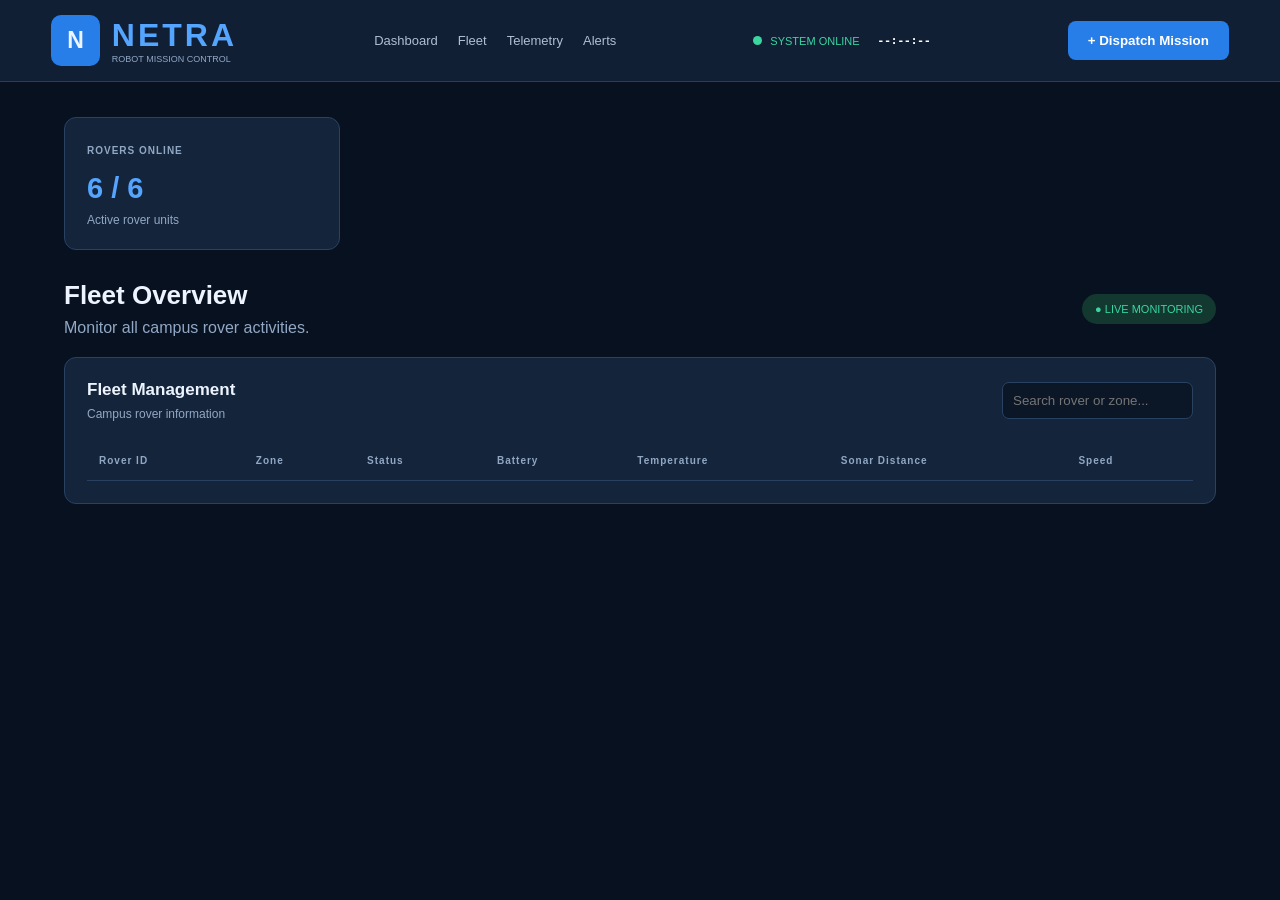
<file: Netra-project/index.html>
<!DOCTYPE html>
<html lang="en">
<head>
    <meta charset="UTF-8">
    <meta name="viewport" content="width=device-width, initial-scale=1.0">
    <title>NETRA Robot Monitoring System</title>
    <link rel="stylesheet" href="style.css">
</head>
<body>
    <header class ="topbar">
        <div class = "brand">
            <div class = "brand-logo">N</div>
            <div>
            <h1>NETRA</h1>
            <p>ROBOT MISSION CONTROL</p>
            </div>
        </div>
        <nav>
            <a href="#dashboard">Dashboard</a>
            <a href="#fleet">Fleet</a>
            <a href="#telemetry">Telemetry</a>
            <a href="#alerts">Alerts</a>
        </nav>
        <div class="header-right">
            <span class = "online-dot"></span>
            <span>SYSTEM ONLINE</span>
            <strong id="clock">--:--:--</strong>
        </div>
        <button id="dispatch-open" type="button">
            + Dispatch Mission
        </button>
    </header>
    <main class="page">
        <section class ="kpi-grid">
            <article class="kpi-card">
                <span>ROVERS ONLINE</span>
                <h2 id="rovers-online">6 / 6</h2>
                <p>Active rover units</p>
            </article>
            </section>
            <section id="dashboard" class="section-heading">
                <div>
                    <h2>Fleet Overview</h2>
                    <p>Monitor all campus rover activities.</p>
                </div>
                <span class="live-tag"> ● LIVE MONITORING</span>
            </section>
            <section class="panel" id="fleet">
                <div class="panel-title">
				<div>
					<h2>Fleet Management</h2>
					<p>Campus rover information</p>
				</div>
				<input type="search" id="rover-search" placeholder="Search rover or zone...">
			</div>
                <div class="table-container">
  <table>
    <thead><tr>
      <th>Rover ID</th>
      <th>Zone</th>
      <th>Status</th>
      <th>Battery</th>
      <th>Temperature</th>
      <th>Sonar Distance</th>
      <th>Speed</th>
    </tr></thead>
    <tbody id="fleet-body"></tbody>
  </table>
</div>
</section>


    </main>
    
    <script src="script.js"></script>
    
</body>
</html>
</file>
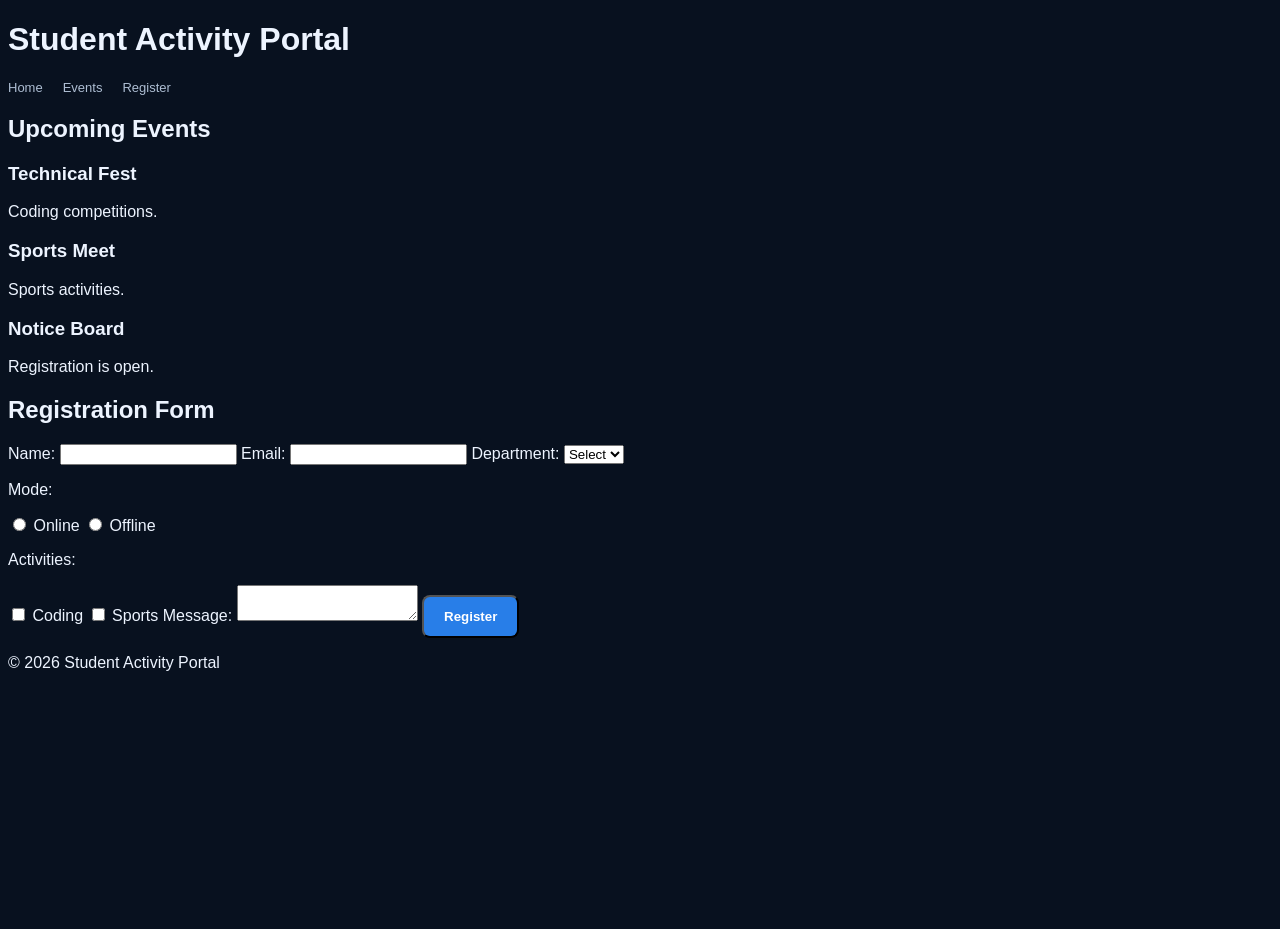
<file: indexs.html>
<!DOCTYPE html>
<html lang="en">
<head>
    <meta charset="UTF-8">
    <meta name="viewport" content="width=device-width, initial-scale=1.0">
    <meta name="description" content="Student Activity Portal">
    <title>Student Activity Portal</title>
    <link rel="stylesheet" href="style.css">
</head>
<body>

<header>
    <h1>Student Activity Portal</h1>
</header>

<nav>
    <a href="#home">Home</a>
    <a href="#events">Events</a>
    <a href="#register">Register</a>
</nav>

<main id="home">

<section id="events">
    <h2>Upcoming Events</h2>
    <article>
        <h3>Technical Fest</h3>
        <p>Coding competitions.</p>
    </article>
    <article>
        <h3>Sports Meet</h3>
        <p>Sports activities.</p>
    </article>
</section>

<aside>
    <h3>Notice Board</h3>
    <p>Registration is open.</p>
</aside>

<section id="register">
    <h2>Registration Form</h2>

    <form id="form">
        <label for="name">Name:</label>
        <input type="text" id="name" required>

        <label for="email">Email:</label>
        <input type="email" id="email" required>

        <label for="dept">Department:</label>
        <select id="dept" required>
            <option value="">Select</option>
            <option>CSE</option>
            <option>ECE</option>
        </select>

        <p>Mode:</p>
        <input type="radio" name="mode" id="online" required>
        <label for="online">Online</label>
        <input type="radio" name="mode" id="offline">
        <label for="offline">Offline</label>

        <p>Activities:</p>
        <input type="checkbox" id="coding">
        <label for="coding">Coding</label>
        <input type="checkbox" id="sports">
        <label for="sports">Sports</label>

        <label for="msg">Message:</label>
        <textarea id="msg"></textarea>

        <button type="submit">Register</button>
        <p id="result" role="status" aria-live="polite"></p>
    </form>
</section>

</main>

<footer>
    <p>© 2026 Student Activity Portal</p>
</footer>

<script src="script.js"></script>
</body>
</html>
</file>
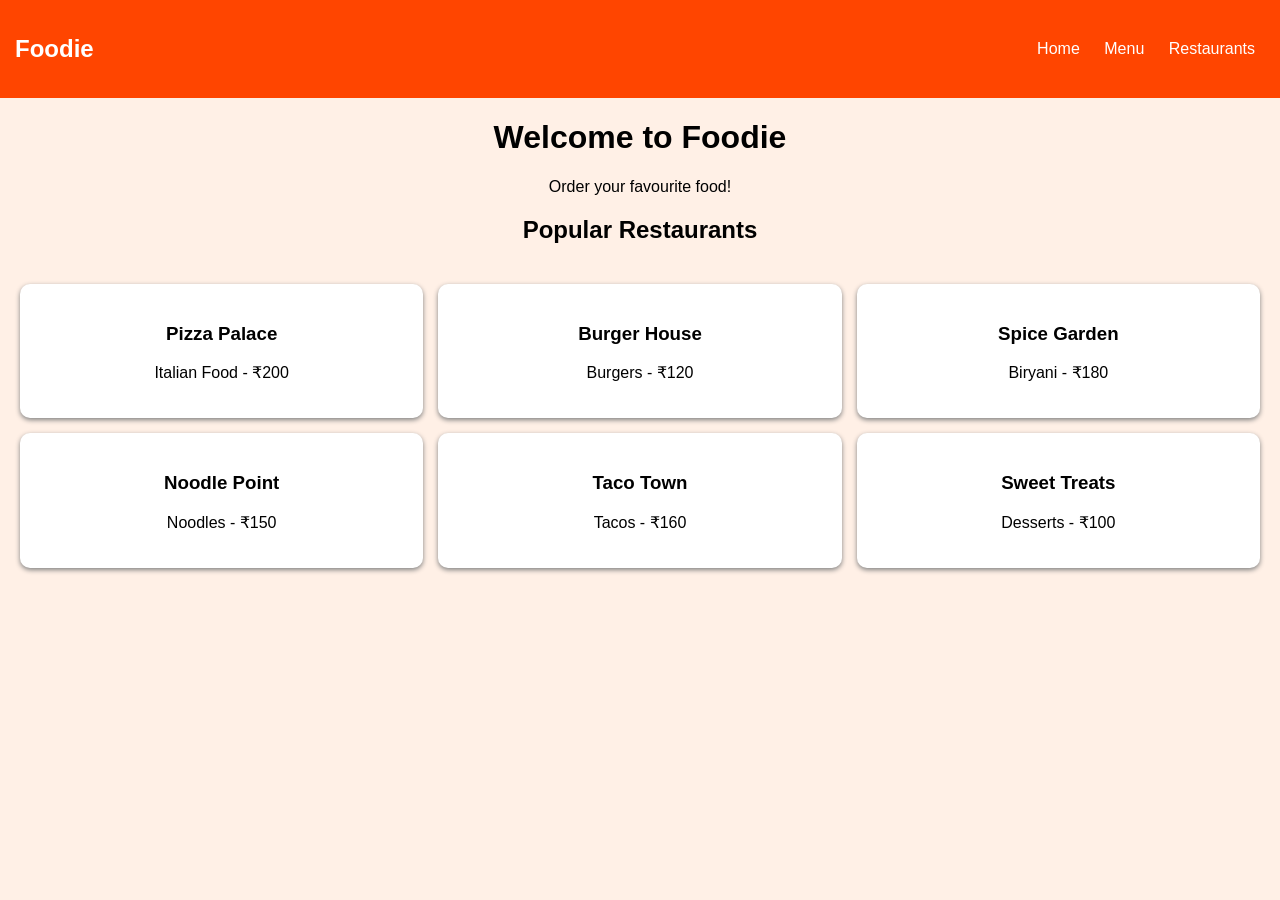
<file: StudentActivityPortal/index3.html>
<!DOCTYPE html>
<html>
<head>
    <title>Foodie Website</title>
    <meta name="viewport" content="width=device-width, initial-scale=1.0">
    <link rel="stylesheet" href="style3.css">
</head>
<body>

<header>
    <h2>Foodie</h2>
    <nav>
        <a href="#">Home</a>
        <a href="#">Menu</a>
        <a href="#">Restaurants</a>
    </nav>
</header>

<h1>Welcome to Foodie</h1>
<p>Order your favourite food!</p>

<h2>Popular Restaurants</h2>

<div class="container">
    <div class="card">
        <h3>Pizza Palace</h3>
        <p>Italian Food - ₹200</p>
    </div>

    <div class="card">
        <h3>Burger House</h3>
        <p>Burgers - ₹120</p>
    </div>

    <div class="card">
        <h3>Spice Garden</h3>
        <p>Biryani - ₹180</p>
    </div>

    <div class="card">
        <h3>Noodle Point</h3>
        <p>Noodles - ₹150</p>
    </div>

    <div class="card">
        <h3>Taco Town</h3>
        <p>Tacos - ₹160</p>
    </div>

    <div class="card">
        <h3>Sweet Treats</h3>
        <p>Desserts - ₹100</p>
    </div>
</div>

</body>
</html>
</file>
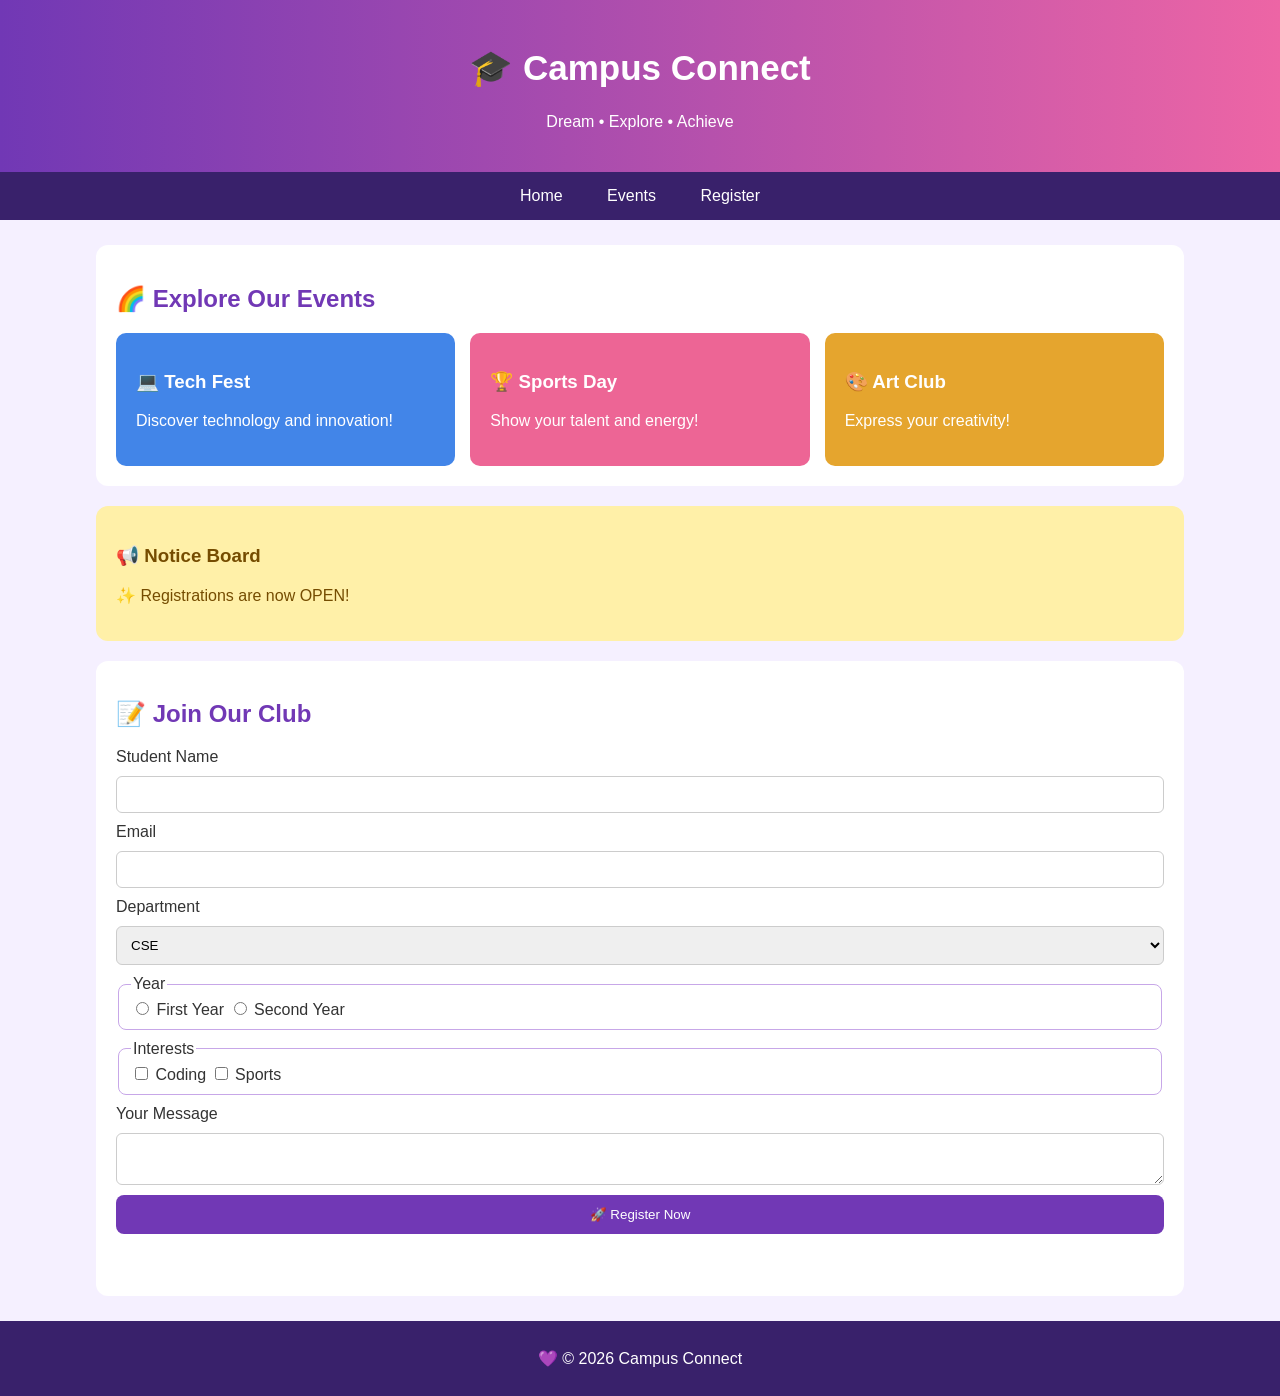
<file: StudentActivityPortal/indexs.html>
<!DOCTYPE html>
<html lang="en">
<head>
<title>Campus Connect</title>
<meta charset="UTF-8">
<meta name="viewport" content="width=device-width, initial-scale=1">
<link rel="stylesheet" href="styles.css">
</head>
<body>

<header>
<h1>🎓 Campus Connect</h1>
<p>Dream • Explore • Achieve</p>
</header>

<nav>
<a href="#home">Home</a>
<a href="#events">Events</a>
<a href="#join">Register</a>
</nav>

<main id="home">

<section id="events">
<h2>🌈 Explore Our Events</h2>

<div class="cards">
<article class="tech">
<h3>💻 Tech Fest</h3>
<p>Discover technology and innovation!</p>
</article>

<article class="sports">
<h3>🏆 Sports Day</h3>
<p>Show your talent and energy!</p>
</article>

<article class="art">
<h3>🎨 Art Club</h3>
<p>Express your creativity!</p>
</article>
</div>
</section>

<aside>
<h3>📢 Notice Board</h3>
<p>✨ Registrations are now OPEN!</p>
</aside>

<section id="join">
<h2>📝 Join Our Club</h2>

<form id="form">

<label for="name">Student Name</label>
<input id="name" type="text" required>

<label for="email">Email</label>
<input id="email" type="email" required>

<label for="branch">Department</label>
<select id="branch">
<option>CSE</option>
<option>ECE</option>
<option>EEE</option>
</select>

<fieldset>
<legend>Year</legend>
<input type="radio" name="year" id="first" required>
<label for="first">First Year</label>
<input type="radio" name="year" id="second">
<label for="second">Second Year</label>
</fieldset>

<fieldset>
<legend>Interests</legend>
<input type="checkbox" id="coding">
<label for="coding">Coding</label>
<input type="checkbox" id="sports">
<label for="sports">Sports</label>
</fieldset>

<label for="msg">Your Message</label>
<textarea id="msg"></textarea>

<button type="submit">🚀 Register Now</button>
<p id="result" role="status" aria-live="polite"></p>

</form>
</section>
</main>

<footer>
<p>💜 © 2026 Campus Connect</p>
</footer>

<script src="scripts.js"></script>
</body>
</html>
</file>
<file: Netra-project/style.css>
* {
    box-sizing: border-box;
    margin: 0;
    padding: 0;
}
html {
    scroll-behavior: smooth;
}
body {
    background-color: #08111f;
    color: #edf4ff;
    font-family: Arial, sans-serif;
    min-height: 100vh;
}
button {
    background: #287ee8;
    border: 0;
    color: white;
    padding: 12px 20px;
    border-radius: 8px;
    cursor: pointer;
    font-weight: bold;
}
button:hover {
    background: #1765c3;
}
.brand {
    display: flex;
    align-items: center;
    gap: 12px;
}
.brand-logo {
    background: #287ee8;
    border-radius: 10px;
    padding: 12px 16px;
    font-size: 23px;
    font-weight: bold;
}
.brand h1 {
    color: #54a5ff;
    letter-spacing: 3px;  
}
.brand p {
    font-size: 9px;
    color: #91a8c5;
}
.topbar {
    min-height: 82px;
    display: flex;
    align-items: center;
    justify-content: space-between;
    gap: 20px;
    padding: 15px 4%;
    background: #111f34;
    border-bottom: 1px solid #2a3d59;
}
nav {
    display: flex;
    gap: 20px;
}
nav a {
    color: #aebed3;
    text-decoration: none;
   font-size: 13px;
}
nav a:hover {
    color: #54a5ff;
}
.header-right {
    display: flex;
    align-items: center;
    gap: 8px;
    color: #39d6a0;
    font-size: 11px;
}
.online-dot {
    width: 9px;
    height: 9px;
    background: #39d6a0;
    border-radius: 50%;
}
#clock {
    color: white;
    margin-left: 10px;
    font-family: monospace;
}
.page {
    padding: 35px 5%;

}
.page p {
    color: #91a8c5;  
}
.kpi-grid {
    display: grid;
    grid-template-columns: repeat(4,1fr);
    gap: 16px;
    margin-bottom: 30px;
}
.kpi-card, .panel {
    background: #14243a;
    border: 1px solid #2a4262;
    border-radius: 12px;
}
.kpi-card {
    padding: 22px;
    transition: 0.2s;
}
.kpi-card:hover {
    background: #91a8c5;
    transform: translateY(-3px);
}
.kpi-card span {
    color: #91a8c5;
    font-size: 10px;
    letter-spacing: 1px;
    font-weight: bold;
}
.kpi-card h2 {
    color: #54a5ff;
    font-size: 29px;
    margin: 14px 0 8px;
}
.kpi-card p {
    font-size: 12px;
    color: #91a8c5;
}
.section-heading {
    display: flex;
    justify-content: space-between;
    align-items: center;
    margin-bottom: 20px;
}
.section-heading h2 {
    font-size: 26px;
    margin-bottom: 8px;
}
.section-heading p {
    color: #91a8c5;
}
.live-tag {
    color: #39d6a0;
    background: #12382f;
    padding: 9px 13px;
    border-radius: 20px;
    font-size: 11px;
    white-space: nowrap;
}
.panel {
    padding: 22px;
    margin-bottom: 20px;
    min-width: 0;
}
.panel-title {
    display: flex;
    align-items: center;
    justify-content: space-between;
    gap: 12px;
    margin-bottom: 20px;
}
.panel-title h2, .panel h2 {
    font-size: 17px;
    margin-bottom: 7px;
}
.panel-title p {
    color: #91a8c5;
    font-size: 12px;
}
#rover-search, .metric-heading select {
    background: #0b1627;
    border: 1px solid #2a4262;
    color: white;
    padding: 10px;
    border-radius: 7px;
}
.table-container {
    width: 100%;
    overflow-x: auto;
}
table {
    width: 100%;
    min-width: 850px;
    border-collapse: collapse;
}
th, td {
    padding: 14px 12px;
    border-bottom: 1px solid #2a4262;
    text-align: left;
    font-size: 12px;
}
th {
    color: #91a8c5;
    font-size: 10px;
    letter-spacing: 1px;
}
td {
    color: #dce8f8;
}
tbody tr {
    cursor: pointer;
}
tbody tr:hover {
    background: #1b304b;
}
tbody tr.selected-row {
    background: #254568;
    outline: 1px solid #438cff;
}
tbody td:nth-child(3) {
    color: #39d6a0;
    font-weight: bold;
}
.table-note, .metric-note {
    color: #91a8c5;
    font-size: 12px;
    margin-top: 12px;
}
</file>
<file: style.css>
*{
    box-sizing: border-box;
    margin: ();
    padding:();
}
html{
scroll-behavior: smooth;
}
body{
    background: #08111f;
    color: #edf4ff;
    font-family: Arial, sans-serif;
    min-height: 100vh;
}
button{
    background: #287ee8;
    border: ();
    color: white;
    padding: 12px 20px;
    border-radius: 8px;
    cursor: pointer;
    font-weight: bold;
}
button:hover{
    background: #1765c3;
}
.brand{
    display: flex;
    align-items: center;
    gap: 12px;
}
.brand-logo{
    background: #287ee8;
    border-radius: 10px;
    padding: 12px 16px;
    font-size: 23px;
    font-weight: bold;
}
.brand h1{
    color: #54a5ff;
    letter-spacing: 3px;
}
.brand p{
    font-size: 9px;
    color: #91aBc5;
}
.topbar{
    min-height: 82px;
    display: flex;
    align-items: space-between;
    gap: 20px;
    padding: 15px 4%;
    background: #111f34;
    border-bottom: 1px solid #2a3d59;
}
nav{
    display: flex;
    gap: 20px;
}
nav a{
    color: #aebed3;
    text-decoration: none;
    font-size: 13px;
}
nav a:hover{
    color: #54a5ff;
}
.header-right{
    display: flex;
    align-items: center;
    gap: 8px;
    color: #39d6a0;
    font-size: 11px;
}
.online-dot{
    width: 9px;
    height: 9px;
background: #39d6a0;
border-radius: 50%
}
#clock{
    color:white ;
    margin-left: 10px;
    font-family: monospace;
}
</file>
<file: StudentActivityPortal/style3.css>
body {
    font-family: Arial;
    text-align: center;
    background-color: #fff0e6;
    margin: 0;
}

/* Flexbox */
header {
    display: flex;
    justify-content: space-between;
    align-items: center;
    background-color: orangered;
    color: white;
    padding: 15px;
}

nav a {
    color: white;
    text-decoration: none;
    margin: 10px;
}

/* Grid */
.container {
    display: grid;
    grid-template-columns: 1fr;
    gap: 15px;
    padding: 20px;
    container-type: inline-size;
}

.card {
    background-color: white;
    padding: 20px;
    border-radius: 10px;
    box-shadow: 0 2px 5px gray;
}

/* Hover */
.card:hover {
    background-color: orange;
}

/* Tablet */
@media (min-width: 600px) {
    .container {
        grid-template-columns: repeat(2, 1fr);
    }
}

/* Desktop */
@media (min-width: 900px) {
    .container {
        grid-template-columns: repeat(3, 1fr);
    }
}

/* Container Query */
@container (max-width: 400px) {
    .card {
        padding: 12px;
    }
}
</file>
<file: StudentActivityPortal/styles.css>
body {
    margin: 0;
    font-family: Arial;
    background: #f5f0ff;
    color: #333;
}

header {
    background: linear-gradient(to right, #7138b5, #ed65a5);
    color: white;
    text-align: center;
    padding: 25px;
}

header h1 {
    font-size: 35px;
}

nav {
    background: #39216b;
    padding: 15px;
    text-align: center;
}

nav a {
    color: white;
    margin: 20px;
    text-decoration: none;
}

main {
    width: 85%;
    margin: 25px auto;
}

section, aside {
    background: white;
    padding: 20px;
    margin-bottom: 20px;
    border-radius: 12px;
}

h2 {
    color: #7138b5;
}

.cards {
    display: flex;
    gap: 15px;
}

article {
    flex: 1;
    padding: 20px;
    border-radius: 10px;
    color: white;
}

.tech { background: #4285e8; }
.sports { background: #ed6595; }
.art { background: #e5a52e; }

aside {
    background: #fff0a8;
    color: #754c00;
}

form {
    display: grid;
    gap: 10px;
}

input, select, textarea {
    padding: 10px;
    border: 1px solid #ccc;
    border-radius: 6px;
}

fieldset {
    border: 1px solid #c7a7e8;
    border-radius: 8px;
}

button {
    background: #7138b5;
    color: white;
    padding: 12px;
    border: none;
    border-radius: 8px;
    cursor: pointer;
}

button:hover {
    background: #ed65a5;
}

:focus {
    outline: 2px solid orange;
}

footer {
    background: #39216b;
    color: white;
    text-align: center;
    padding: 12px;
}

@media(max-width:600px) {
    .cards {
        flex-direction: column;
    }
}
</file>
